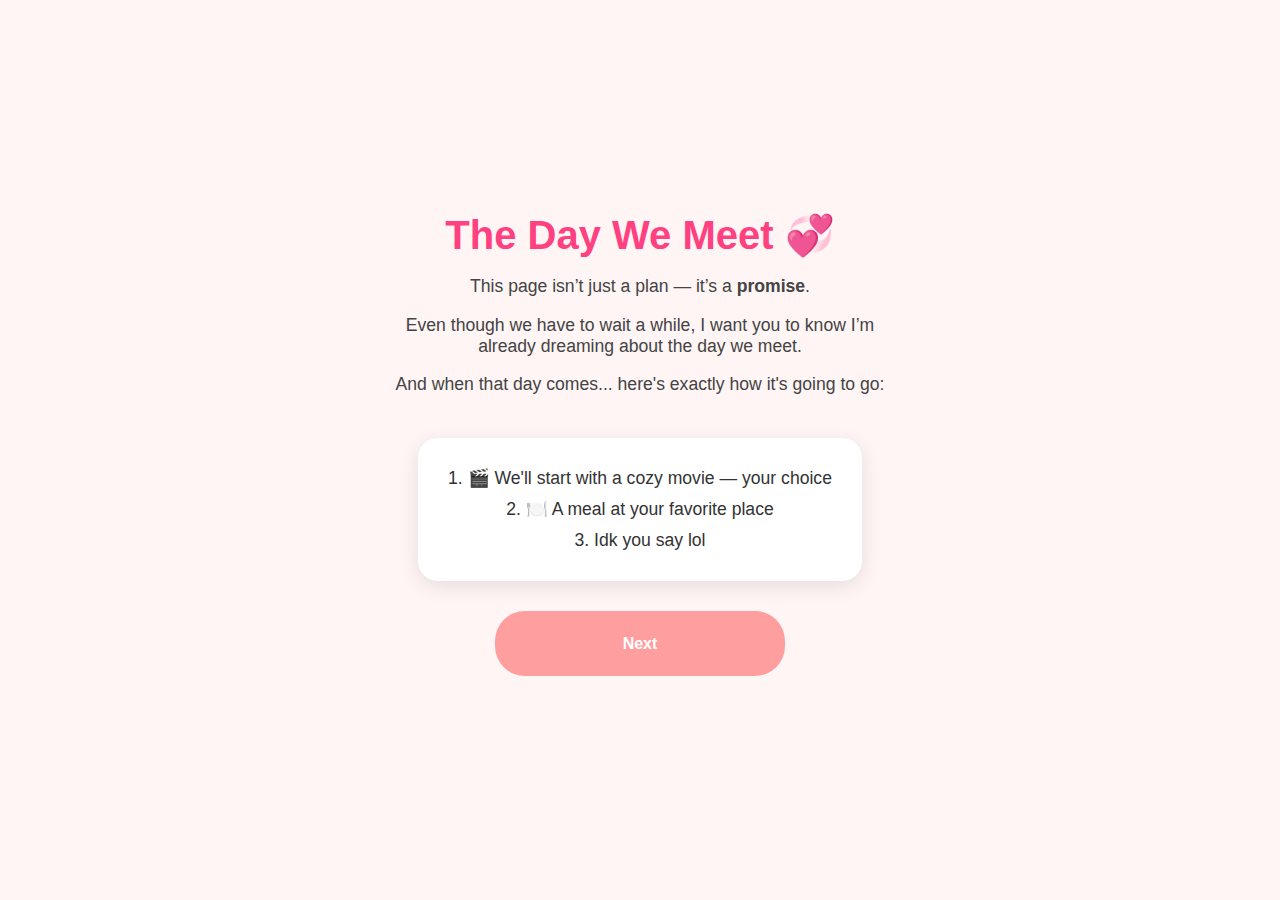
<file: Surprise.html>
<!DOCTYPE html>
<html lang="en">
<head>
  <meta charset="UTF-8" />
  <meta name="viewport" content="width=device-width, initial-scale=1.0"/>
  <title>The Day We Meet 💖</title>
  <style>
    body {
      margin: 0;
      padding: 0;
      background-color: #fff0f5;
      font-family: 'Segoe UI', sans-serif;
      display: flex;
      flex-direction: column;
      align-items: center;
      justify-content: center;
      min-height: 100vh;
      text-align: center;
      animation: fadeIn 1.2s ease-in;
      position: relative;
      overflow: hidden;
    }

    @keyframes fadeIn {
      from { opacity: 0; transform: translateY(20px); }
      to { opacity: 1; transform: translateY(0); }
    }

    h1 {
      font-size: 2.5rem;
      color: #ff4081;
      margin-bottom: 10px;
    }

    
    

    @keyframes glowAnim {
      from { text-shadow: 0 0 5px #ff69b4, 0 0 10px #ff69b4; }
      to { text-shadow: 0 0 15px #ff1493, 0 0 25px #ff1493; }
    }

    .message {
      font-size: 1.1rem;
      margin-bottom: 25px;
      color: #444;
      max-width: 500px;
      padding: 0 20px;
    }

    .plan {
      background: white;
      padding: 20px 30px;
      border-radius: 20px;
      box-shadow: 0 5px 20px rgba(0,0,0,0.1);
      max-width: 400px;
    }

    .plan p {
      font-size: 1.1rem;
      margin: 10px 0;
      color: #333;
    }

    button {
      margin-top: 30px;
      padding: 10px 20px;
      background-color: #ff4081;
      color: white;
      border: none;
      border-radius: 30px;
      font-size: 1rem;
      cursor: pointer;
      transition: transform 0.2s ease, box-shadow 0.3s;
    }

    button:hover {
      transform: scale(1.05);
      box-shadow: 0 6px 12px rgba(255, 64, 129, 0.4);
    }

    .heart {
      position: absolute;
      color: #ff69b4;
      font-size: 24px;
      animation: floatUp 3s linear forwards;
    }

    @keyframes floatUp {
      0% {
        opacity: 1;
        transform: translateY(0) scale(1);
      }
      100% {
        opacity: 0;
        transform: translateY(-200px) scale(1.5);
      }
    }

    h1{
  text-align: center;
  line-height: 0.7em;
}

body{
  background-color: #fff5f5;
  text-align: center;}
  @keyframes fadeIn {
    from { opacity: 0; transform: translateY(20px); }
    to { opacity: 1; transform: translateY(0); }}


.hbd {
 font-family: "Playfair Display";
 font-style: italic;
 font-weight: 700;
 font-size: 3.6em;
 color: rgb(255,158,158);
 margin-top: 65px;
}

.ani{
  font-family: "Dancing Script", cursive;
  font-weight: 900;
  font-size: 4em;
  color: rgb(255,158,158);
  margin-bottom: 20px;
}

#innerp1{
  
  text-align: center;
  width: 320px;
  color: rgb(110,110,110);
  font-family: "DM Serif Text";
  font-weight: 900;
  font-size: 1.15em;
  line-height: 1.3em;
  letter-spacing: 0.1rem;
  
}

#outerp1{
  
  display: flex;
  justify-content: center;
  align-items: center;
 
 
}

#line1{
  max-width: 350px;
  margin: 2rem auto;
  height: 0.2px;
  border-style: dashed;
  border-radius: 10px;
  border-color: rgb(255,158,158);
}

button{
  color: white;
  background-color: #ff9e9e;
  border: none;
  height: 65px;
  width: 290px;
  border-radius: 30px;
  margin-bottom: 30px;
  transition: 0.2s;
  transition-timing-function: ease-in-out;
  text-align: center;
  font-size: 16px;
  font-weight: 800;
  cursor: pointer;
}

#buttoncontainer{
 
  width: 100%;
  height: 400px;
  display: flex;
  flex-direction: column;
  justify-content: center;
  align-items: center;
  

}

#line2{
  max-width: 350px;
  margin: 2rem auto;
  height: 0.2px;
  border-style: dashed;
  border-radius: 10px;
  border-color: rgb(255,158,158);
}

button:hover{
  transform: translateY(-6px);
  background-color: #ff6b6b;
  
}

.heart2 {
  position: relative;
  left: -310px;
  top: -920px;
  width: 50px;
  height: 50px;
  margin: 50px auto;
  background-color: #ff6b6b;
  transform: rotate(45deg);
  animation: pulse 1.5s infinite;
}
.heart2:before, .heart2:after {
  content: "";
  position: absolute;
  width: 50px;
  height: 50px;
  background-color: #ff6b6b;
  border-radius: 50%;
}
.heart2:before { top: -25px; left: 0; }
.heart2:after { top: 0; left: -25px; }
@keyframes pulse {
  0% { transform: rotate(45deg) scale(1); }
  50% { transform: rotate(45deg) scale(1.1); }
  100% { transform: rotate(45deg) scale(1); }
}

#matter {
  font-family: "Roboto";
  font-style: normal;
  font-weight: 700;
  font-size: 3em;
  color: rgb(255,158,158);
  margin-top: 200px;
  line-height: 0.7em;
 }

 #line3{
  max-width: 120px;
  margin: 2rem auto;
  height: 0.2px;
  border-style: solid;
  border-radius: 10px;
  border-color: rgb(255,158,158);
  position: relative;
  top: 15px;
}

#innerp11{
  
  text-align: center;
  width: 320px;
  color: rgb(110,110,110);
  font-family: "DM Serif Text";
  font-weight: 900;
  font-size: 1.15em;
  line-height: 1.3em;
  letter-spacing: 0.1rem;
  
}

#outerp11{
  
  display: flex;
  justify-content: center;
  align-items: center;
}

#promise-outer{
  display: flex;
  justify-content: center;
  align-items: center;
  position: relative;
  top: 40px;
}

.input-wrapper input {
  background-color: #eee;
  border: none;
  padding: 1rem;
  font-size: 1rem;
  width: 13em;
  border-radius: 1rem;
  color: lightcoral;
  box-shadow: 0 0.4rem #dfd9d9;
  cursor: pointer;
}

.input-wrapper input:focus {
  outline-color: lightcoral;
}

#submit-button{
  position: relative;
  top: 50px;
}

#vows{
  font-family: "Roboto";
  font-weight: bold;
  font-style: normal;
  font-weight: 900;
  font-size: 3em;
  color: rgb(255,158,158);
  margin-top: 30px;
  line-height: 0.7em;
  text-align: center;
  justify-content: center;
  position: relative;
 
}

#songs-p1{
  font-family: "Dancing Script", cursive;
  letter-spacing: 0.1em;
  font-size: 24px;
  font-weight: bolder;
  position: relative;
 
  color: rgb(110,110,110);

}


#recone{
  background-color: white;
  height: 256px;
  width: 671px;
  border-style: solid;
  border-radius: 40px;
  border-color: #ff9e9e;
  position: relative;
  left: 160px;
  z-index: 0;
  border-width: 6px;
}

#rectwo{
  background-color: white;
  height: 122px;
  width: 340px;
  border-style: solid;
  border-radius: 20px 40px 20px 20px;
  border-color: #ff9e9e;
  position: relative;
  top: -257px;
  left: 488px;
  border-top-color: white;
  border-right-color: white;
  font-family: "Bagel Fat One";
  font-weight: 900px;
  font-size: 40px;
  color: #ff9e9e;
  align-items: center;
  justify-content: center;
  display: flex;
  border-width: 4px;
}

#tiptoe{
  padding-bottom: 15px;
  padding-right: 30px;
  padding-left: 40px;
  
}

#lyrics01{
  padding-top: 35px;
  padding-left: 70px;
  padding-right: 100px;
  width: 200px;
  letter-spacing: 0.1em;
  font-style: italic;
  font-size: 17px;
  font-weight: 700;
  color: rgb(110,110,110);
}

#lyrics02{
  margin-left: 50px;
  margin-top: 40px;
  width: 250px;
  letter-spacing: 0.1em;
  font-style: italic;
  font-size: 17px;
  font-weight: 700;
  color: rgb(110,110,110);
  
 
}

#lyrics03{
  position:relative;
  left: 400px;
  bottom: 90px;
  width: 200px;
  letter-spacing: 0.1em;
  font-style: italic;
  font-size: 17px;
  font-weight: 700;
  color: rgb(110,110,110);
  
  
  
}


#recthree{
  background-color: white;
  height: 256px;
  width: 671px;
  border-style: solid;
  border-radius: 40px;
  border-color: #ff9e9e;
  position: relative;
  left: 160px;
  z-index: 0;
  border-width: 6px;
}

#recfour{
  background-color: white;
  height: 122px;
  width: 340px;
  border-style: solid;
  border-radius: 20px 40px 20px 20px;
  border-color: #ff9e9e;
  position: relative;
  top: -257px;
  left: 488px;
  border-top-color: white;
  border-right-color: white;
  font-family: "Bagel Fat One";
  font-weight: 900px;
  font-size: 40px;
  color: #ff9e9e;
  align-items: center;
  justify-content: center;
  display: flex;
  border-width: 4px;
}


#lyrics11{
  padding-top: 35px;
  padding-left: 70px;
  padding-right: 100px;
  width: 200px;
  letter-spacing: 0.1em;
  font-style: italic;
  font-size: 17px;
  font-weight: 700;
  color: rgb(110,110,110);
}

#lyrics12{
  margin-left: 50px;
  margin-top: 40px;
  width: 250px;
  letter-spacing: 0.1em;
  font-style: italic;
  font-size: 17px;
  font-weight: 700;
  color: rgb(110,110,110);
}

#lyrics13{
  position:relative;
  left: 400px;
  bottom: 90px;
  width: 200px;
  letter-spacing: 0.1em;
  font-style: italic;
  font-size: 17px;
  font-weight: 700;
  color: rgb(110,110,110);
}

#wouldyoumind{
  padding-bottom: 10px;
  padding-right: 20px;
  padding-left: 0px;
  width: 280px;
}


#recfive{
  background-color: white;
  height: 256px;
  width: 671px;
  border-style: solid;
  border-radius: 40px;
  border-color: #ff9e9e;
  z-index: 0;
  position: relative;
  left: 1010px;
  bottom: 815px;
  border-width: 6px;
}

#recseven{
  background-color: white;
  height: 256px;
  width: 671px;
  border-style: solid;
  border-radius: 40px;
  border-color: #ff9e9e;
  z-index: 0;
  position: relative;
  left: 1010px;
  bottom: 688px;
  border-width: 6px;
}

#recsix{

  background-color: white;
  height: 122px;
  width: 340px;
  border-style: solid;
  border-radius: 20px 40px 20px 20px;
  border-color: #ff9e9e;
  border-top-color: white;
  border-right-color: white;
  font-family: "Bagel Fat One";
  font-weight: 900px;
  font-size: 40px;
  color: #ff9e9e;
  align-items: center;
  justify-content: center;
  display: flex;
  position: relative;
  bottom: 90px;
  left: 325px;
  border-width: 4px;


}

#receight{
  background-color: white;
  height: 122px;
  width: 340px;
  border-style: solid;
  border-radius: 20px 40px 20px 20px;
  border-color: #ff9e9e;
  border-top-color: white;
  border-right-color: white;
  font-family: "Bagel Fat One";
  font-weight: 900px;
  font-size: 40px;
  color: #ff9e9e;
  align-items: center;
  justify-content: center;
  display: flex;
  position: relative;
  top: 5px;
  left: 325px;
  border-width: 4px;
  

}

#blue{
  padding-right: 30px;
  padding-bottom: 13px;
  padding-left: 10px;
}

#lyrics31{
  padding-top: 35px;
  padding-left: 70px;
  padding-right: 100px;
  width: 200px;
  letter-spacing: 0.1em;
  font-style: italic;
  font-size: 17px;
  font-weight: 700;
  color: rgb(110,110,110);
}

#lyrics32{
  width: 250px;
  letter-spacing: 0.1em;
  font-style: italic;
  font-size: 17px;
  font-weight: 700;
  color: rgb(110,110,110);
  position: relative;
  bottom: 75px;
  left: 50px;
}

#lyrics33{
  width: 250px;
  letter-spacing: 0.1em;
  font-style: italic;
  font-size: 17px;
  font-weight: 700;
  color: rgb(110,110,110);
  position: relative;
  left: 365px;
  bottom: 145px;
}

#wannabeyours{
  width: 200px;
  line-height: 1em;
  position: relative;
  left: -20px;
  bottom: 8px;
}

#lyrics41{
  width: 200px;
  letter-spacing: 0.1em;
  font-style: italic;
  font-size: 17px;
  font-weight: 700;
  color: rgb(110,110,110);
  position: relative;
  bottom: 100px;
  left: 50px;
}

#lyrics42{
  width: 200px;
  letter-spacing: 0.1em;
  font-style: italic;
  font-size: 17px;
  font-weight: 700;
  color: rgb(110,110,110);
  position: relative;
  bottom: 45px;
  left: 60px;
}

#lyrics43{
  width: 200px;
  letter-spacing: 0.1em;
  font-style: italic;
  font-size: 17px;
  font-weight: 700;
  color: rgb(110,110,110);
  position: relative;
  bottom: 95px;
  left: 400px;
  
}

#playPauseBtn{
  width: 60px;
  position: relative;
  top: 8px;
  height: 60px;
}
 
#playPauseBtn2{
  width: 60px;
  position: relative;
  top: 8px;
  height: 60px;
  right: 30px;
  
}
 
#playPauseBtn3{
  width: 60px;
  position: relative;
  top: 9px;
  left: 20px;
  height: 60px;
}

#playPauseBtn4{
  width: 60px;
  position: relative;
  top: 8px;
  height: 60px;
  right: 0px;
}











  </style>
</head>
<body>

  <h1>The Day We Meet 💞</h1>



  <div class="message">
    <p>This page isn’t just a plan — it’s a <strong>promise</strong>.</p>
    <p>Even though we have to wait a while, I want you to know I’m already dreaming about the day we meet.</p>
    <p>And when that day comes... here's exactly how it's going to go:</p>
  </div>

  <div class="plan">
    <p>1. 🎬 We'll start with a cozy movie — your choice</p>
    <p>2. 🍽️ A meal at your favorite place</p>
    <p>3. Idk you say lol</p>
  </div>

  <button onclick="window.location.href='returngift.html'">Next</button>

  <audio id="bg-music" src="audio/surprisebackground.mp3" autoplay loop></audio>

  <script>
    // Floating heart confetti
    function launchHearts() {
      for (let i = 0; i < 25; i++) {
        const heart = document.createElement('div');
        heart.classList.add('heart');
        heart.innerHTML = '💖';
        heart.style.left = Math.random() * 100 + 'vw';
        heart.style.top = '100vh';
        heart.style.fontSize = (16 + Math.random() * 20) + 'px';
        document.body.appendChild(heart);

        setTimeout(() => {
          heart.remove();
        }, 3000);
      }
    }

    // Launch hearts every second for 3 bursts
    let bursts = 0;
    const interval = setInterval(() => {
      launchHearts();
      bursts++;
      if (bursts === 3) clearInterval(interval);
    }, 1000);

    // Ensure audio plays (some browsers block autoplay without interaction)
    window.addEventListener('click', () => {
      const audio = document.getElementById('bg-music');
      if (audio.paused) {
        audio.play();
      }
    });
  </script>

</body>
</html>
</file>
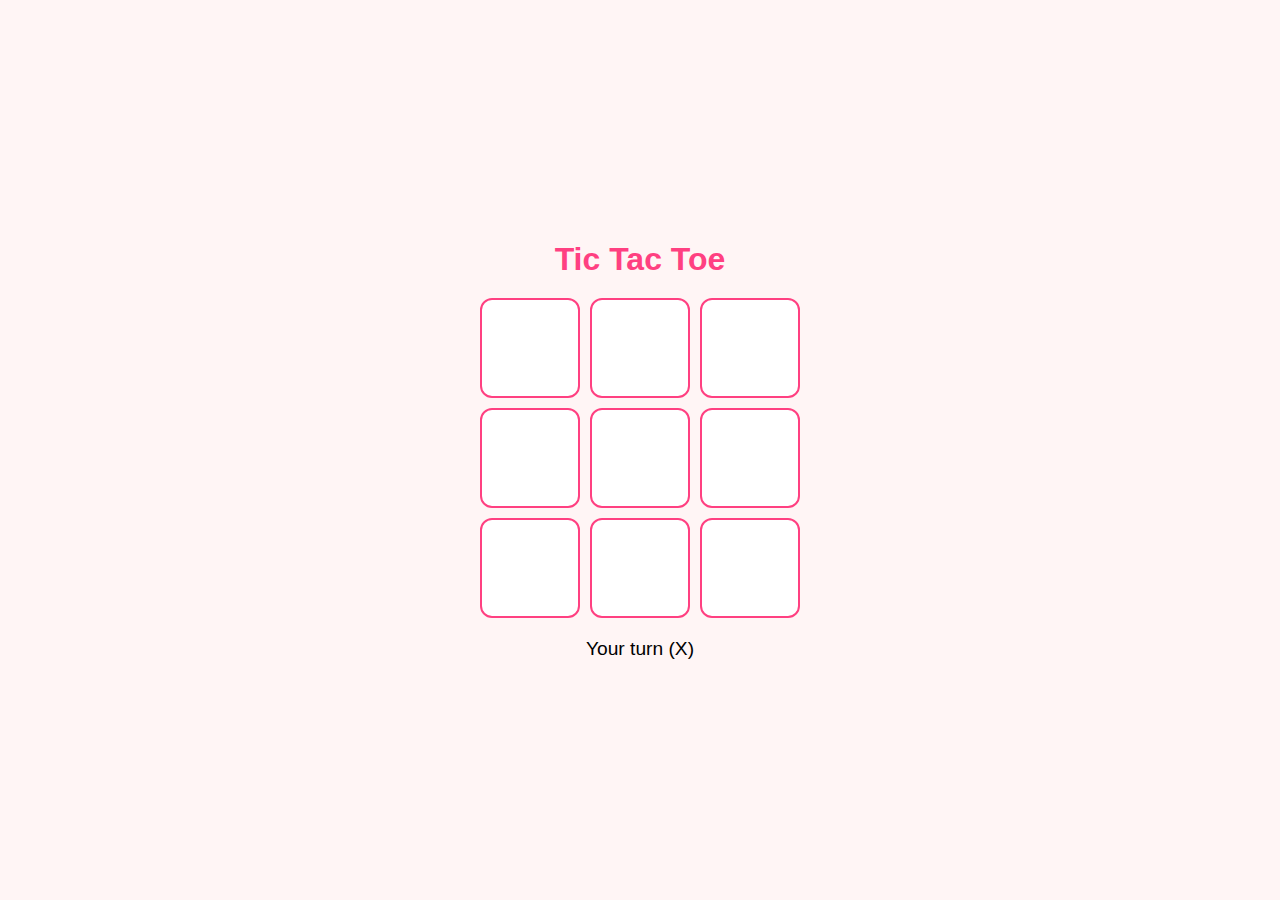
<file: tic-tac-toe.html>
<!DOCTYPE html>
<html lang="en">
<head>
  <meta charset="UTF-8" />
  <meta name="viewport" content="width=device-width, initial-scale=1.0"/>
  <title>Tic Tac Toe</title>
  <style>



    * {
      box-sizing: border-box;
      margin: 0;
      padding: 0;
    }

    body {
      font-family: Arial, sans-serif;
      background-color: #fff5f5;
      display: flex;
      flex-direction: column;
      align-items: center;
      justify-content: center;
      min-height: 100vh;
      text-align: center;
      animation: fadeIn 1s ease-in;
      overflow: hidden;
      position: relative;
    }

    @keyframes fadeIn {
      from { opacity: 0; transform: translateY(20px); }
      to { opacity: 1; transform: translateY(0); }
    }

    h1 {
      color: #ff4081;
      margin-bottom: 20px;
    }

    .board {
      display: grid;
      grid-template-columns: repeat(3, 100px);
      grid-gap: 10px;
      margin: 0 auto;
    }

    .cell {
      width: 100px;
      height: 100px;
      font-size: 2.5rem;
      background-color: white;
      border: 2px solid #ff4081;
      cursor: pointer;
      display: flex;
      align-items: center;
      justify-content: center;
      border-radius: 12px;
    }

    .cell:disabled {
      cursor: not-allowed;
      background-color: #f8f8f8;
    }

    #status {
      margin-top: 20px;
      font-size: 1.2rem;
    }

    .heart {
      position: absolute;
      color: #ff4081;
      font-size: 24px;
      animation: floatUp 2s linear forwards;
    }

    @keyframes floatUp {
      0% {
        opacity: 1;
        transform: translateY(0) scale(1);
      }
      100% {
        opacity: 0;
        transform: translateY(-200px) scale(1.5);
      }
    }
  </style>
</head>
<body>

<h1>Tic Tac Toe</h1>
<div class="board" id="board"></div>
<div id="status"></div>

<script>
  const board = document.getElementById('board');
  const statusText = document.getElementById('status');
  let cells = [];
  let currentPlayer = 'X';
  let gameActive = true;

  function createBoard() {
    for (let i = 0; i < 9; i++) {
      const btn = document.createElement('button');
      btn.classList.add('cell');
      btn.dataset.index = i;
      btn.addEventListener('click', () => handleMove(i));
      board.appendChild(btn);
      cells.push(btn);
    }
  }

  function handleMove(index) {
    if (!gameActive || cells[index].textContent !== '') return;

    cells[index].textContent = currentPlayer;
    cells[index].disabled = true;

    if (checkWinner(currentPlayer)) {
      statusText.textContent = "You win!";
      gameActive = false;
      launchHearts();
      setTimeout(() => {
        window.location.href = "Surprise.html";
      }, 2500);
      return;
    }

    if (isBoardFull()) {
      statusText.textContent = "It's a tie!";
      gameActive = false;
      return;
    }

    currentPlayer = 'O';
    statusText.textContent = "Computer's turn...";
    setTimeout(makeComputerMove, 700);
  }

  function makeComputerMove() {
    if (!gameActive) return;

    let emptyIndices = cells
      .map((cell, i) => cell.textContent === '' ? i : null)
      .filter(i => i !== null);

    if (emptyIndices.length === 0) return;

    let randomIndex = emptyIndices[Math.floor(Math.random() * emptyIndices.length)];
    cells[randomIndex].textContent = 'O';
    cells[randomIndex].disabled = true;

    if (checkWinner('O')) {
      statusText.textContent = "Computer wins!";
      gameActive = false;
      return;
    }

    if (isBoardFull()) {
      statusText.textContent = "It's a tie!";
      gameActive = false;
      return;
    }

    currentPlayer = 'X';
    statusText.textContent = "Your turn";
  }

  function checkWinner(player) {
    const winCombos = [
      [0,1,2],[3,4,5],[6,7,8],
      [0,3,6],[1,4,7],[2,5,8],
      [0,4,8],[2,4,6]
    ];
    return winCombos.some(combo => 
      combo.every(index => cells[index].textContent === player)
    );
  }

  function isBoardFull() {
    return cells.every(cell => cell.textContent !== '');
  }

  function launchHearts() {
    for (let i = 0; i < 20; i++) {
      const heart = document.createElement('div');
      heart.classList.add('heart');
      heart.innerHTML = '❤️';
      heart.style.left = Math.random() * 100 + 'vw';
      heart.style.top = '100vh';
      heart.style.fontSize = (16 + Math.random() * 20) + 'px';
      document.body.appendChild(heart);

      setTimeout(() => {
        heart.remove();
      }, 2000);
    }
  }

  createBoard();
  statusText.textContent = "Your turn (X)";
</script>

</body>
</html>
</file>
